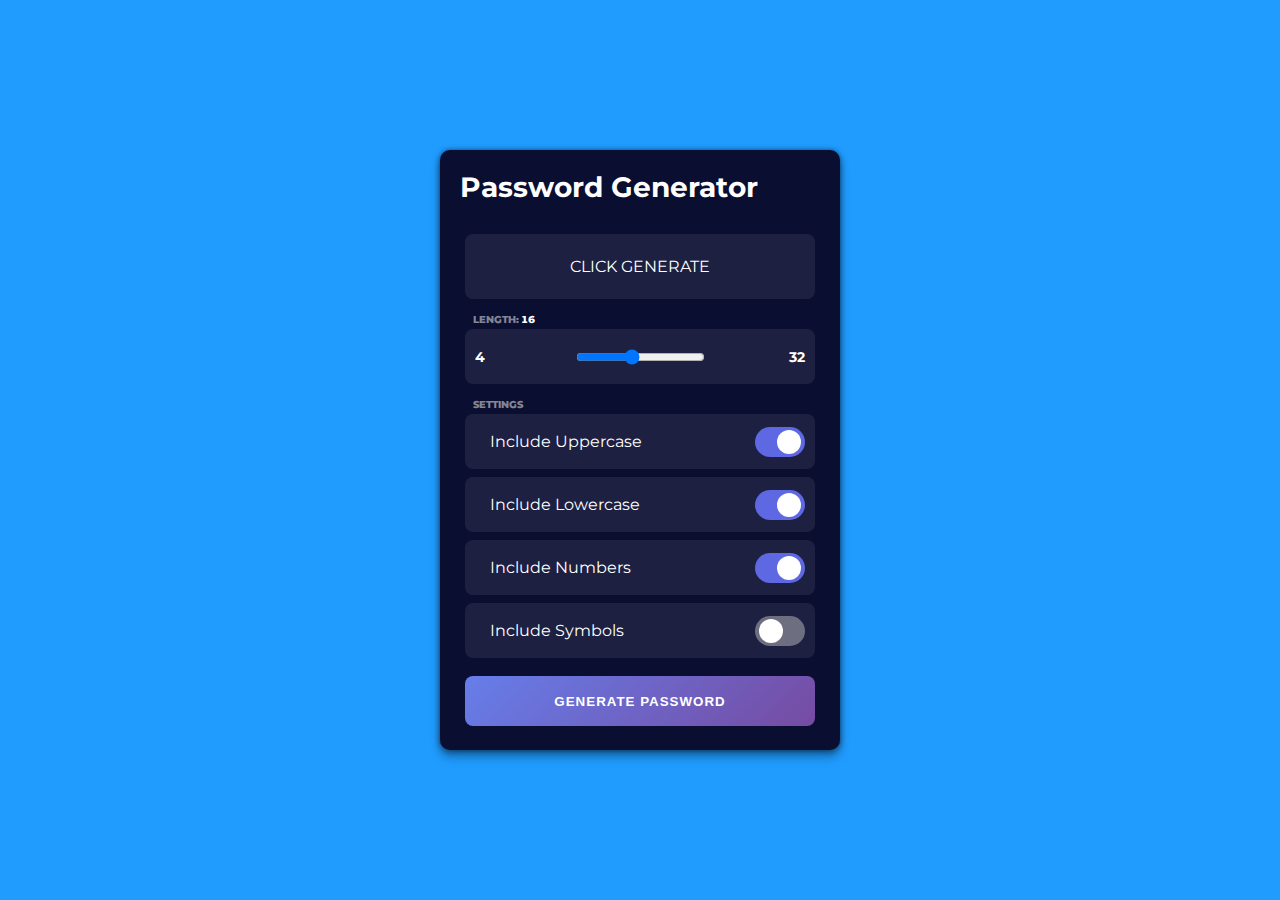
<file: index.html>
<!DOCTYPE html>
<html lang="en">

<head>
    <meta charset="UTF-8">
    <meta name="viewport" content="width=device-width, initial-scale=1" />
    <title>Random Password Generator</title>
    <link rel='stylesheet' href='https://cdnjs.cloudflare.com/ajax/libs/font-awesome/5.11.2/css/all.min.css'>
    <link rel='stylesheet' href='https://fonts.googleapis.com/css?family=Montserrat&amp;display=swap'>
    <style>
        * {
            margin: 0;
            padding: 0;
            box-sizing: border-box;
        }
        
        body {
            width: 100%;
            height: 100vh;
            background-image: linear-gradient(to top, #209cff 100%, #68e0cf 200%);
            display: flex;
            justify-content: center;
            align-items: center;
        }
        
        button {
            border: 0;
            outline: 0;
        }
        
        .container {
            margin: 40px 0;
            width: 400px;
            height: 600px;
            padding: 10px 25px;
            background: #0a0e31;
            border-radius: 10px;
            box-shadow: 0 0 5px rgba(0, 0, 0, 0.45), 0 4px 8px rgba(0, 0, 0, 0.35), 0 8px 12px rgba(0, 0, 0, 0.15);
            font-family: "Montserrat";
        }
        
        .container h2.title {
            font-size: 1.75rem;
            margin: 10px -5px;
            margin-bottom: 30px;
            color: #fff;
        }
        
        .result {
            position: relative;
            width: 100%;
            height: 65px;
            overflow: hidden;
        }
        
        .result__info {
            position: absolute;
            bottom: 4px;
            color: #fff;
            font-size: 0.8rem;
            transition: all 150ms ease-in-out;
            transform: translateY(200%);
            opacity: 0;
        }
        
        .result__info.right {
            right: 8px;
        }
        
        .result__info.left {
            left: 8px;
        }
        
        .result__info.left.success {
            opacity: 1;
            bottom: 35px;
        }
        
        .result__viewbox {
            width: 100%;
            height: 100%;
            background: rgba(255, 255, 255, 0.08);
            border-radius: 8px;
            color: #fff;
            text-align: center;
            line-height: 65px;
        }
        
        .field-title {
            position: absolute;
            top: -10px;
            left: 8px;
            transform: translateY(-50%);
            font-weight: 800;
            color: rgba(255, 255, 255, 0.5);
            text-transform: uppercase;
            font-size: 0.65rem;
            pointer-events: none;
            user-select: none;
        }
        
        .options {
            width: 100%;
            height: auto;
            margin: 50px 0;
        }
        
        .range__slider {
            position: relative;
            width: 100%;
            height: calc(65px - 10px);
            display: flex;
            justify-content: center;
            align-items: center;
            background: rgba(255, 255, 255, 0.08);
            border-radius: 8px;
            margin: 30px 0;
        }
        
        .range__slider::before,
        .range__slider::after {
            position: absolute;
            color: #fff;
            font-size: 0.9rem;
            font-weight: bold;
        }
        
        .range__slider::before {
            content: attr(data-min);
            left: 10px;
        }
        
        .range__slider::after {
            content: attr(data-max);
            right: 10px;
        }
        
        .range__slider .length__title::after {
            content: attr(data-length);
            position: absolute;
            right: -16px;
            font-variant-numeric: tabular-nums;
            color: #fff;
        }
        
        #slider {
            -webkit-appearance: none;
            width: calc(100% - (70px));
            height: 2px;
            border-radius: 5px;
            background: rgba(255, 255, 255, 0.314);
            outline: none;
            padding: 0;
            margin: 0;
            cursor: pointer;
        }
        
        #slider::-webkit-slider-thumb {
            -webkit-appearance: none;
            width: 20px;
            height: 20px;
            border-radius: 50%;
            background: white;
            cursor: pointer;
            transition: all 0.15s ease-in-out;
        }
        
        #slider::-webkit-slider-thumb:hover {
            background: #d4d4d4;
            transform: scale(1.2);
        }
        
        #slider::-moz-range-thumb {
            width: 20px;
            height: 20px;
            border: 0;
            border-radius: 50%;
            background: white;
            cursor: pointer;
            transition: background 0.15s ease-in-out;
        }
        
        #slider::-moz-range-thumb:hover {
            background: #d4d4d4;
        }
        
        .settings {
            position: relative;
            height: auto;
            widows: 100%;
            display: flex;
            flex-direction: column;
        }
        
        .settings .setting {
            position: relative;
            width: 100%;
            height: calc(65px - 10px);
            background: rgba(255, 255, 255, 0.08);
            border-radius: 8px;
            display: flex;
            align-items: center;
            padding: 10px 25px;
            color: #fff;
            margin-bottom: 8px;
        }
        
        .settings .setting input {
            opacity: 0;
            position: absolute;
        }
        
        .settings .setting input+label {
            user-select: none;
        }
        
        .settings .setting input+label::before,
        .settings .setting input+label::after {
            content: "";
            position: absolute;
            transition: 150ms cubic-bezier(0.24, 0, 0.5, 1);
            transform: translateY(-50%);
            top: 50%;
            right: 10px;
            cursor: pointer;
        }
        
        .settings .setting input+label::before {
            height: 30px;
            width: 50px;
            border-radius: 30px;
            background: rgba(214, 214, 214, 0.434);
        }
        
        .settings .setting input+label::after {
            height: 24px;
            width: 24px;
            border-radius: 60px;
            right: 32px;
            background: #fff;
        }
        
        .settings .setting input:checked+label:before {
            background: #5d68e2;
            transition: all 150ms cubic-bezier(0, 0, 0, 0.1);
        }
        
        .settings .setting input:checked+label:after {
            right: 14px;
        }
        
        .settings .setting input:focus+label:before {
            box-shadow: 0 0 0 2px rgba(255, 255, 255, 0.75);
        }
        
        .settings .setting input:disabled+label:before,
        .settings .setting input:disabled+label:after {
            cursor: not-allowed;
        }
        
        .settings .setting input:disabled+label:before {
            background: #4f4f6a;
        }
        
        .settings .setting input:disabled+label:after {
            background: #909090;
        }
        
        .btn.generate {
            user-select: none;
            position: relative;
            width: 100%;
            height: 50px;
            margin: 10px 0;
            border-radius: 8px;
            color: #fff;
            border: none;
            background-image: linear-gradient(135deg, #667eea 0%, #764ba2 100%);
            letter-spacing: 1px;
            font-weight: bold;
            text-transform: uppercase;
            cursor: pointer;
            transition: all 150ms ease;
        }
        
        .btn.generate:active {
            transform: translateY(-3%);
            box-shadow: 0 4px 8px rgba(255, 255, 255, 0.08);
        }
    </style>
</head>

<body>
    <div class="container">
        <h2 class="title">Password Generator</h2>
        <div class="result">
            <div class="result__info right">click to copy</div>
            <div class="result__info left">copied</div>
            <div class="result__viewbox" id="password-here">CLICK GENERATE</div>
        </div>
        <div class="length range__slider" data-min="4" data-max="32">
            <div class="length__title field-title" data-length='16'>length:</div>
            <input id="length" type="range" min="4" max="32" value="16" oninput="myFunction(this.value)" />
        </div>

        <div class="settings">
            <span class="settings__title field-title">settings</span>
            <div class="setting">
                <input type="checkbox" id="uppercase" checked />
                <label for="uppercase">Include Uppercase</label>
            </div>
            <div class="setting">
                <input type="checkbox" id="lowercase" checked />
                <label for="lowercase">Include Lowercase</label>
            </div>
            <div class="setting">
                <input type="checkbox" id="numbers" checked />
                <label for="numbers">Include Numbers</label>
            </div>
            <div class="setting">
                <input type="checkbox" id="punctuation" />
                <label for="punctuation">Include Symbols</label>
            </div>
        </div>
        <button class="btn generate" id="generate" onclick="generate()">Generate Password</button>
    </div>

    <script>
        var lowercase = "abcdefghijklmnopqrstuvwxyz",
            uppercase = "ABCDEFGHIJKLMNOPQRSTUVWXYZ",
            numbers = "0123456789",
            punctuation = "!@#$%&*()[]{}|?/<>^~",
            lowercaseInput = document.getElementById("lowercase"),
            uppercaseInput = document.getElementById("uppercase"),
            punctuationInput = document.getElementById("punctuation"),
            numbersInput = document.getElementById("numbers"),
            lengthInput = document.getElementById("length"),
            passwordFeild = document.getElementById("password-here"),
            plength,
            userPassword,
            passwordCharSet;

        function generate() {
            userPassword = "";
            passwordCharSet = "";
            if (lowercaseInput.checked) {
                passwordCharSet += lowercase;
            }
            if (uppercaseInput.checked) {
                passwordCharSet += uppercase;
            }
            if (punctuationInput.checked) {
                passwordCharSet += punctuation;
            }
            if (numbersInput.checked) {
                passwordCharSet += numbers;
            }
            plength = Number(lengthInput.value);

            for (let i = 0; i < plength; i++) {
                userPassword += passwordCharSet.charAt(
                    Math.floor(Math.random() * passwordCharSet.length)
                );
            }
            if (userPassword == "") {
                passwordFeild.innerHTML = "select atleast one option"

            } else {
                passwordFeild.innerHTML = userPassword;
                passwordFeild.setAttribute('onclick', 'copy(this)')
                document.querySelector('.result__info.right').style.opacity = '1';
                document.querySelector('.result__info.right').style.bottom = '35px';
            }
        }

        function myFunction(val) {
            document.querySelector('.length__title.field-title').setAttribute('data-length', val);
        }

        function copy(that) {
            var inp = document.createElement('input');
            document.body.appendChild(inp)
            inp.value = that.textContent
            inp.select();
            document.execCommand('copy');
            document.querySelector('.result__info.left').classList.add('success');
            setTimeout(function() {
                document.querySelector('.result__info.left').classList.remove('success');
            }, 2000);
            inp.remove();
        }
    </script>
</body>

</html>
</file>
